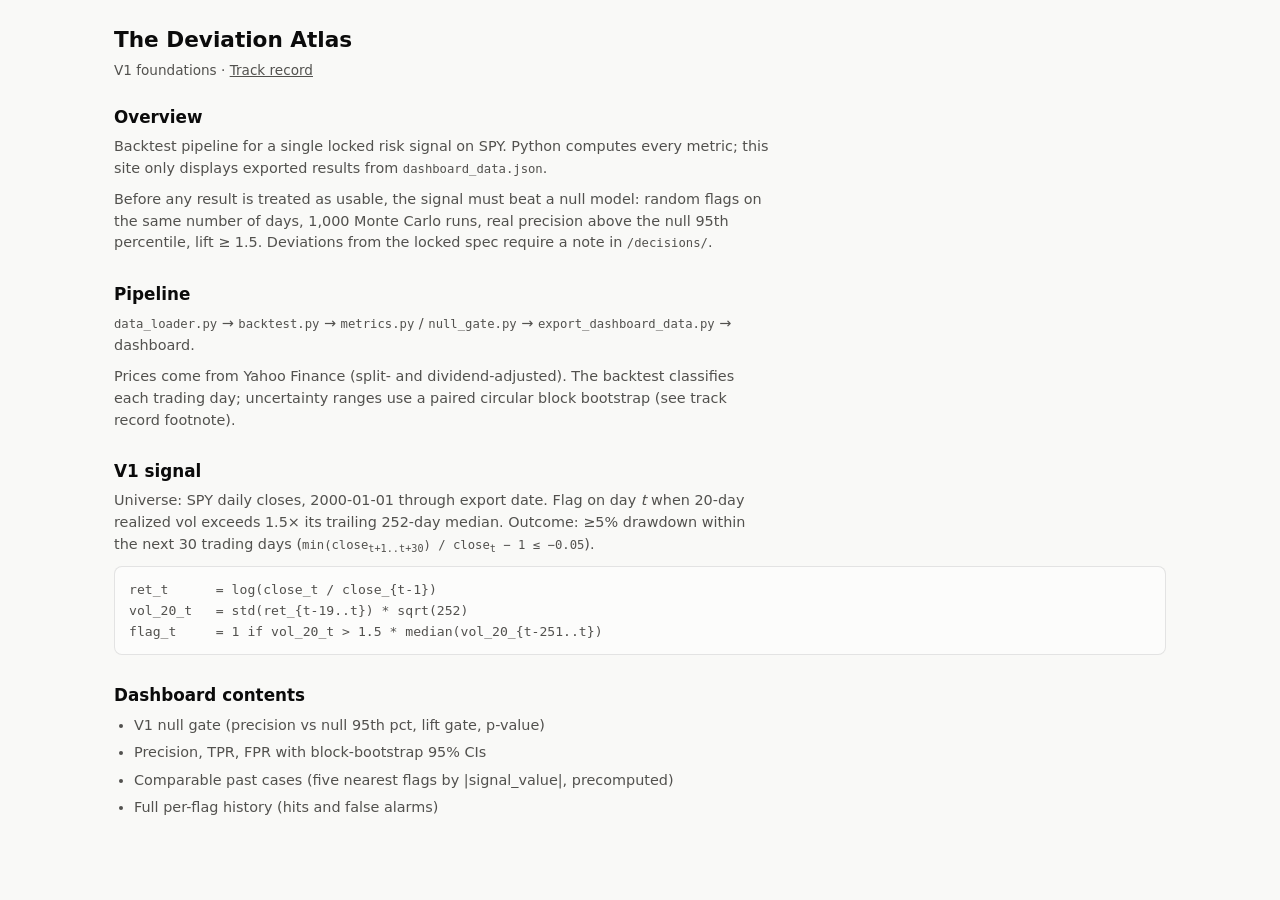
<file: index.html>
<!DOCTYPE html>
<html lang="en">
<head>
<meta charset="utf-8">
<meta http-equiv="refresh" content="0; url=dashboard/">
<title>The Deviation Atlas</title>
</head>
<body>
<p>Redirecting to <a href="dashboard/">The Deviation Atlas</a>…</p>
</body>
</html>
</file>
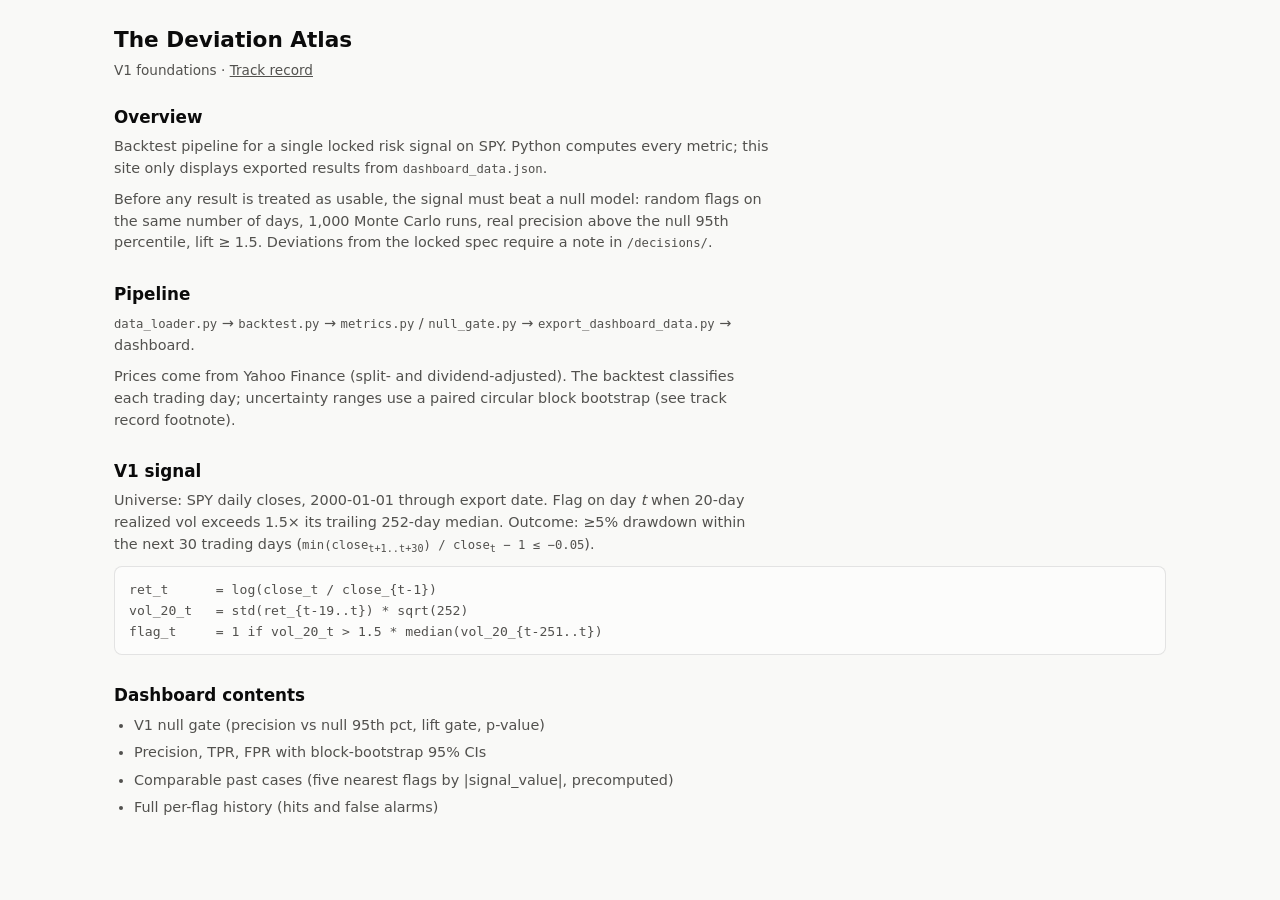
<file: dashboard/index.html>
<!DOCTYPE html>
<html lang="en">
<head>
<meta charset="utf-8">
<meta name="viewport" content="width=device-width, initial-scale=1">
<title>The Deviation Atlas</title>
<link rel="stylesheet" href="common.css">
</head>
<body>
<main class="page">
<header class="page-header">
  <h1>The Deviation Atlas</h1>
  <div class="sub">V1 foundations · <a href="track-record.html">Track record</a></div>
</header>

<section class="block">
  <h2 class="section-title">Overview</h2>
  <p>
    Backtest pipeline for a single locked risk signal on SPY. Python computes every
    metric; this site only displays exported results from
    <code>dashboard_data.json</code>.
  </p>
  <p>
    Before any result is treated as usable, the signal must beat a null model: random
    flags on the same number of days, 1,000 Monte Carlo runs, real precision above the
    null 95th percentile, lift ≥ 1.5. Deviations from the locked spec require a note in
    <code>/decisions/</code>.
  </p>
</section>

<section class="block">
  <h2 class="section-title">Pipeline</h2>
  <p>
    <code>data_loader.py</code> → <code>backtest.py</code> → <code>metrics.py</code> /
    <code>null_gate.py</code> → <code>export_dashboard_data.py</code> → dashboard.
  </p>
  <p>
    Prices come from Yahoo Finance (split- and dividend-adjusted). The backtest classifies
    each trading day; uncertainty ranges use a paired circular block bootstrap (see track
    record footnote).
  </p>
</section>

<section class="block">
  <h2 class="section-title">V1 signal</h2>
  <p>
    Universe: SPY daily closes, 2000-01-01 through export date. Flag on day
    <em>t</em> when 20-day realized vol exceeds 1.5× its trailing 252-day median.
    Outcome: ≥5% drawdown within the next 30 trading days
    (<code>min(close<sub>t+1..t+30</sub>) / close<sub>t</sub> − 1 ≤ −0.05</code>).
  </p>
  <pre class="formula">ret_t      = log(close_t / close_{t-1})
vol_20_t   = std(ret_{t-19..t}) * sqrt(252)
flag_t     = 1 if vol_20_t > 1.5 * median(vol_20_{t-251..t})</pre>
</section>

<section class="block">
  <h2 class="section-title">Dashboard contents</h2>
  <ul>
    <li>V1 null gate (precision vs null 95th pct, lift gate, p-value)</li>
    <li>Precision, TPR, FPR with block-bootstrap 95% CIs</li>
    <li>Comparable past cases (five nearest flags by |signal_value|, precomputed)</li>
    <li>Full per-flag history (hits and false alarms)</li>
  </ul>
</section>
</main>
</body>
</html>
</file>
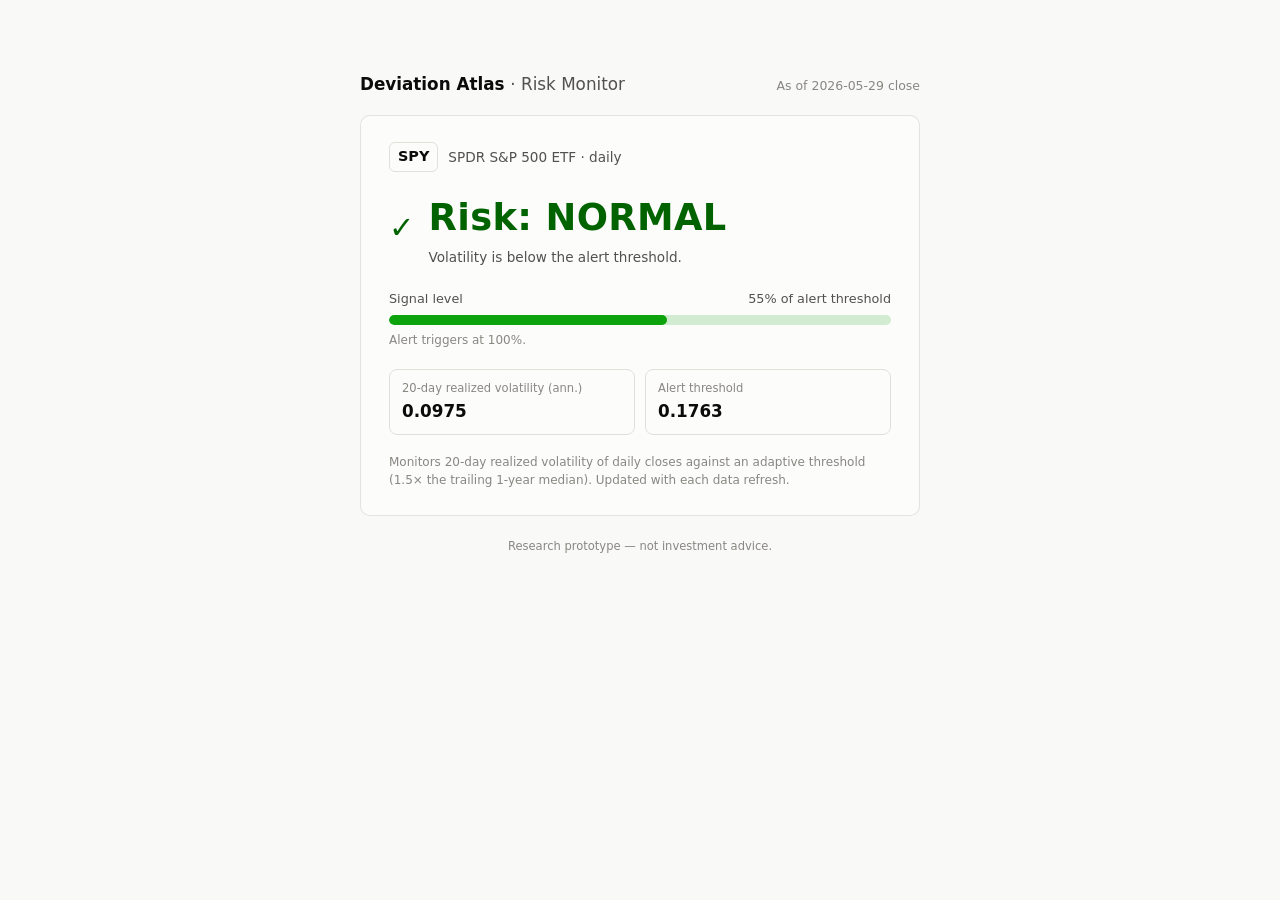
<file: dashboard/score_only.html>
<!DOCTYPE html>
<html lang="en">
<head>
<meta charset="utf-8">
<meta name="viewport" content="width=device-width, initial-scale=1">
<title>Deviation Atlas — Risk Monitor</title>
<link rel="stylesheet" href="common.css">
<style>
  /* Score-only view (Week 9 study stimulus): current state + one point
     estimate. Deliberately excludes hit rate, FPR, CIs, comparable cases,
     and all track-record language. Same data file, same display-only rule. */
  .monitor { max-width: 560px; margin: 8vh auto 0; }
  .topbar {
    display: flex; align-items: baseline; justify-content: space-between;
    margin-bottom: 18px;
  }
  .brand { font-size: 1.05rem; font-weight: 650; }
  .brand .prod { color: var(--text-secondary); font-weight: 400; }
  .asof { color: var(--text-muted); font-size: 0.78rem; }

  .card {
    background: var(--surface-1);
    border: 1px solid var(--border);
    border-radius: var(--radius, 10px);
    padding: 26px 28px;
  }
  .ticker-row {
    display: flex; align-items: center; gap: 10px; margin-bottom: 18px;
  }
  .ticker {
    font-weight: 650; font-size: 0.9rem;
    border: 1px solid var(--hairline); border-radius: 6px; padding: 3px 8px;
  }
  .ticker-name { color: var(--text-secondary); font-size: 0.85rem; }

  .status { display: flex; align-items: center; gap: 14px; margin: 6px 0 22px; }
  .status .icon { font-size: 1.9rem; line-height: 1; }
  .status .word { font-size: 2.3rem; font-weight: 650; letter-spacing: 0.01em; }
  .status .sub { color: var(--text-secondary); font-size: 0.85rem; margin-top: 2px; }
  .ok   { color: var(--status-good-text); }
  .elev { color: var(--status-critical); }

  .meter-label {
    display: flex; justify-content: space-between;
    color: var(--text-secondary); font-size: 0.8rem; margin-bottom: 6px;
  }
  .meter {
    height: 10px; border-radius: 5px; overflow: hidden;
    background: color-mix(in srgb, var(--status-good) 18%, var(--surface-1));
  }
  .meter.hot { background: color-mix(in srgb, var(--status-critical) 16%, var(--surface-1)); }
  .meter .fill { height: 100%; border-radius: 5px; background: var(--status-good); }
  .meter.hot .fill { background: var(--status-critical); }
  .thresh-note { color: var(--text-muted); font-size: 0.75rem; margin-top: 6px; }

  .facts {
    display: grid; grid-template-columns: 1fr 1fr; gap: 10px; margin-top: 20px;
  }
  .fact {
    border: 1px solid var(--hairline); border-radius: 8px; padding: 10px 12px;
  }
  .fact .k { color: var(--text-muted); font-size: 0.72rem; }
  .fact .v { font-weight: 600; font-size: 1.05rem; margin-top: 2px;
             font-variant-numeric: tabular-nums; }

  .method {
    color: var(--text-muted); font-size: 0.75rem; line-height: 1.5;
    margin-top: 18px;
  }
  .legal {
    color: var(--text-muted); font-size: 0.72rem; text-align: center;
    margin: 22px 0 40px;
  }
  .err {
    background: var(--surface-1); border: 1px solid var(--border);
    border-radius: 10px; padding: 16px; color: var(--status-critical);
  }
</style>
</head>
<body>
<main class="monitor">
  <div class="topbar">
    <div class="brand">Deviation Atlas <span class="prod">· Risk Monitor</span></div>
    <div class="asof" id="asof"></div>
  </div>
  <div id="app" class="card">Loading…</div>
  <p class="legal">Research prototype — not investment advice.</p>
</main>

<script>
"use strict";
/* Display layer ONLY. Reads the same dashboard_data.json as the other views;
   every number (including the threshold ratio) is precomputed in Python. */
const pct = (x, d = 0) => (x * 100).toFixed(d) + "%";
const fx  = (x, d = 4) => x == null ? "—" : x.toFixed(d);

async function render() {
  const app = document.getElementById("app");
  let d;
  try {
    const r = await fetch("dashboard_data.json", { cache: "no-store" });
    if (!r.ok) throw new Error(`HTTP ${r.status}`);
    d = await r.json();
  } catch (err) {
    app.outerHTML = `<div class="err">Could not load dashboard_data.json (${err.message}).</div>`;
    return;
  }

  /* ?study=1 renders the FIXED Week-9 study instance (pinned by date in the
     export) instead of the live state — used only during user testing. */
  const study = new URLSearchParams(location.search).get("study") === "1";
  const L = study
    ? { date: d.study_event.flag_date, flag: 1,
        signal_value: d.study_event.signal_value,
        threshold: d.study_event.threshold, ratio: d.study_event.ratio }
    : d.latest;
  const elevated = L.flag === 1;
  const fillPct = Math.min(L.ratio, 1) * 100;   // presentation cap only

  document.getElementById("asof").textContent = `As of ${L.date} close`;

  app.innerHTML = `
    <div class="ticker-row">
      <span class="ticker">${d.ticker}</span>
      <span class="ticker-name">SPDR S&amp;P 500 ETF · daily</span>
    </div>

    <div class="status">
      <span class="icon ${elevated ? "elev" : "ok"}">${elevated ? "⚠" : "✓"}</span>
      <div>
        <div class="word ${elevated ? "elev" : "ok"}">
          Risk: ${elevated ? "ELEVATED" : "NORMAL"}</div>
        <div class="sub">${elevated
          ? "Volatility has crossed the alert threshold."
          : "Volatility is below the alert threshold."}</div>
      </div>
    </div>

    <div class="meter-label">
      <span>Signal level</span>
      <span>${pct(L.ratio)} of alert threshold</span>
    </div>
    <div class="meter ${elevated ? "hot" : ""}">
      <div class="fill" style="width:${fillPct}%"></div>
    </div>
    <div class="thresh-note">Alert triggers at 100%.</div>

    <div class="facts">
      <div class="fact"><div class="k">20-day realized volatility (ann.)</div>
        <div class="v">${fx(L.signal_value)}</div></div>
      <div class="fact"><div class="k">Alert threshold</div>
        <div class="v">${fx(L.threshold)}</div></div>
    </div>

    <p class="method">Monitors 20-day realized volatility of daily closes
      against an adaptive threshold (1.5× the trailing 1-year median).
      Updated with each data refresh.</p>`;
}
render();
</script>
</body>
</html>
</file>
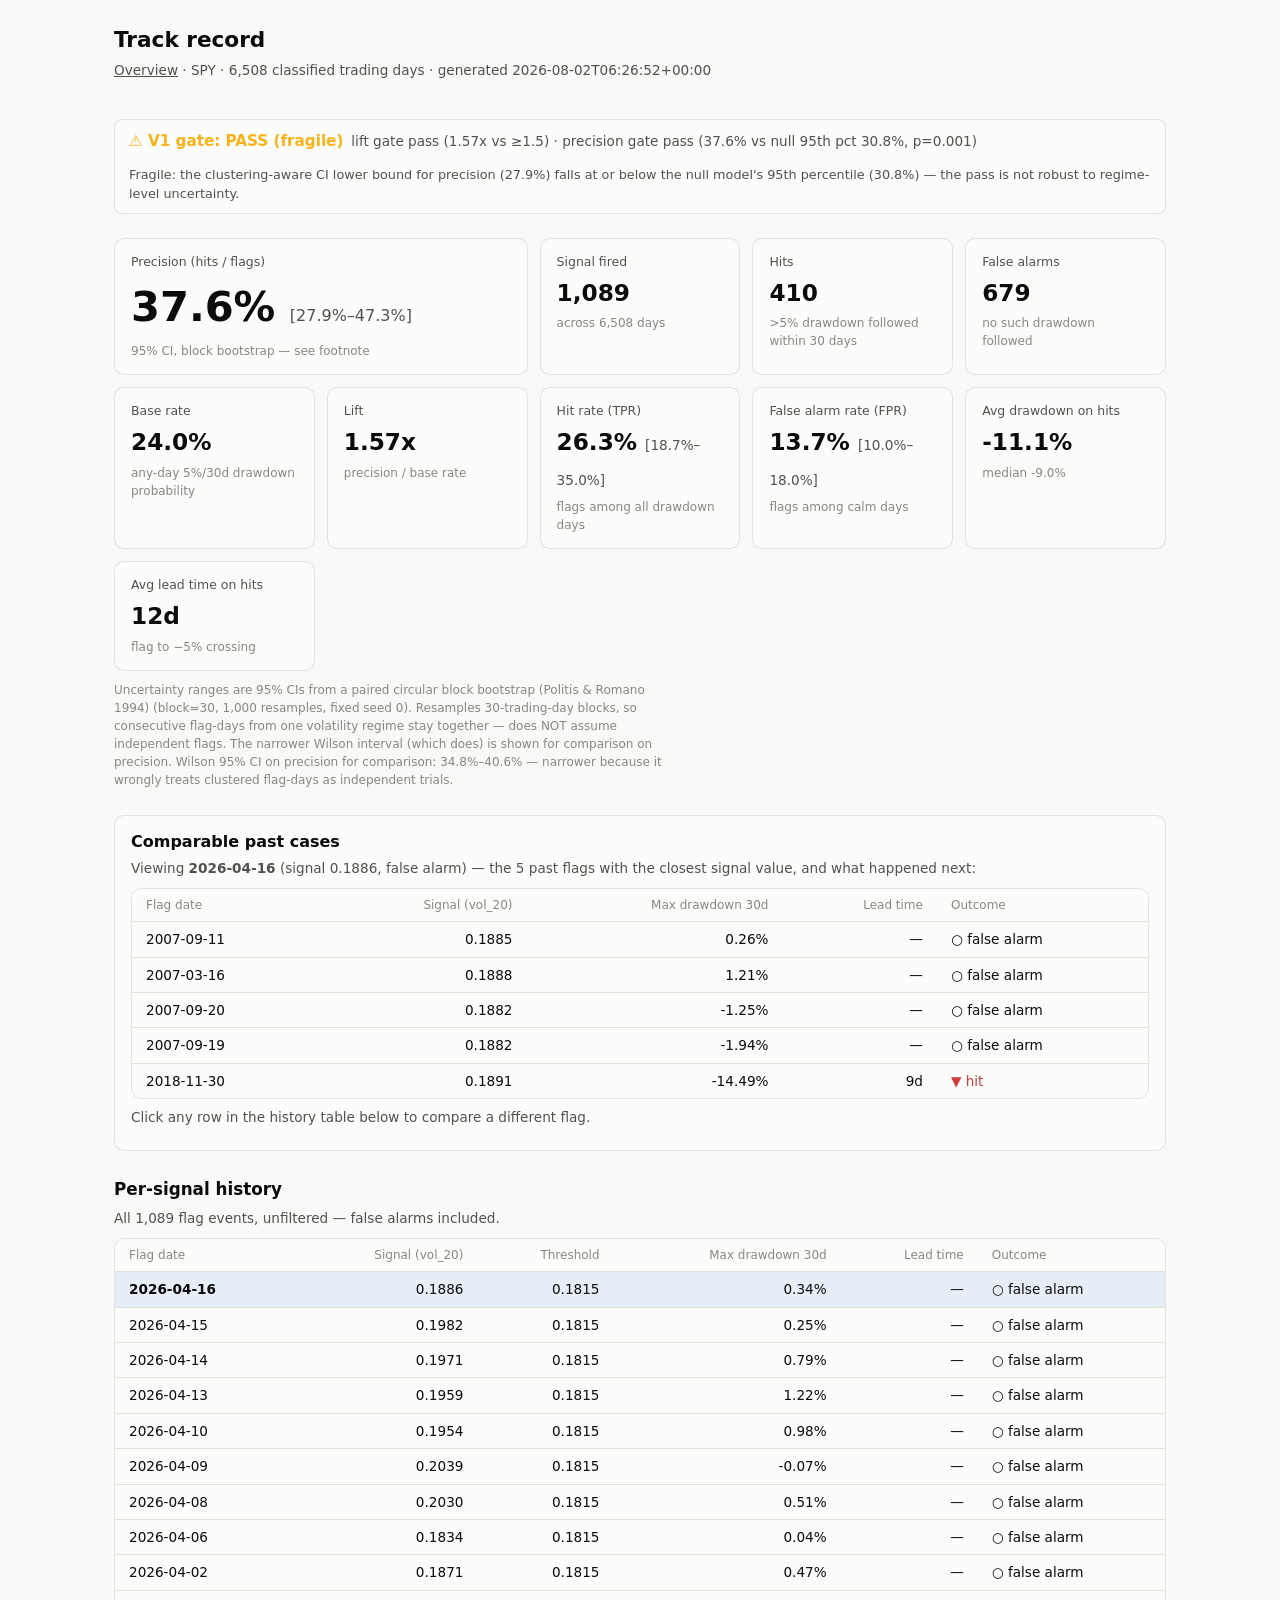
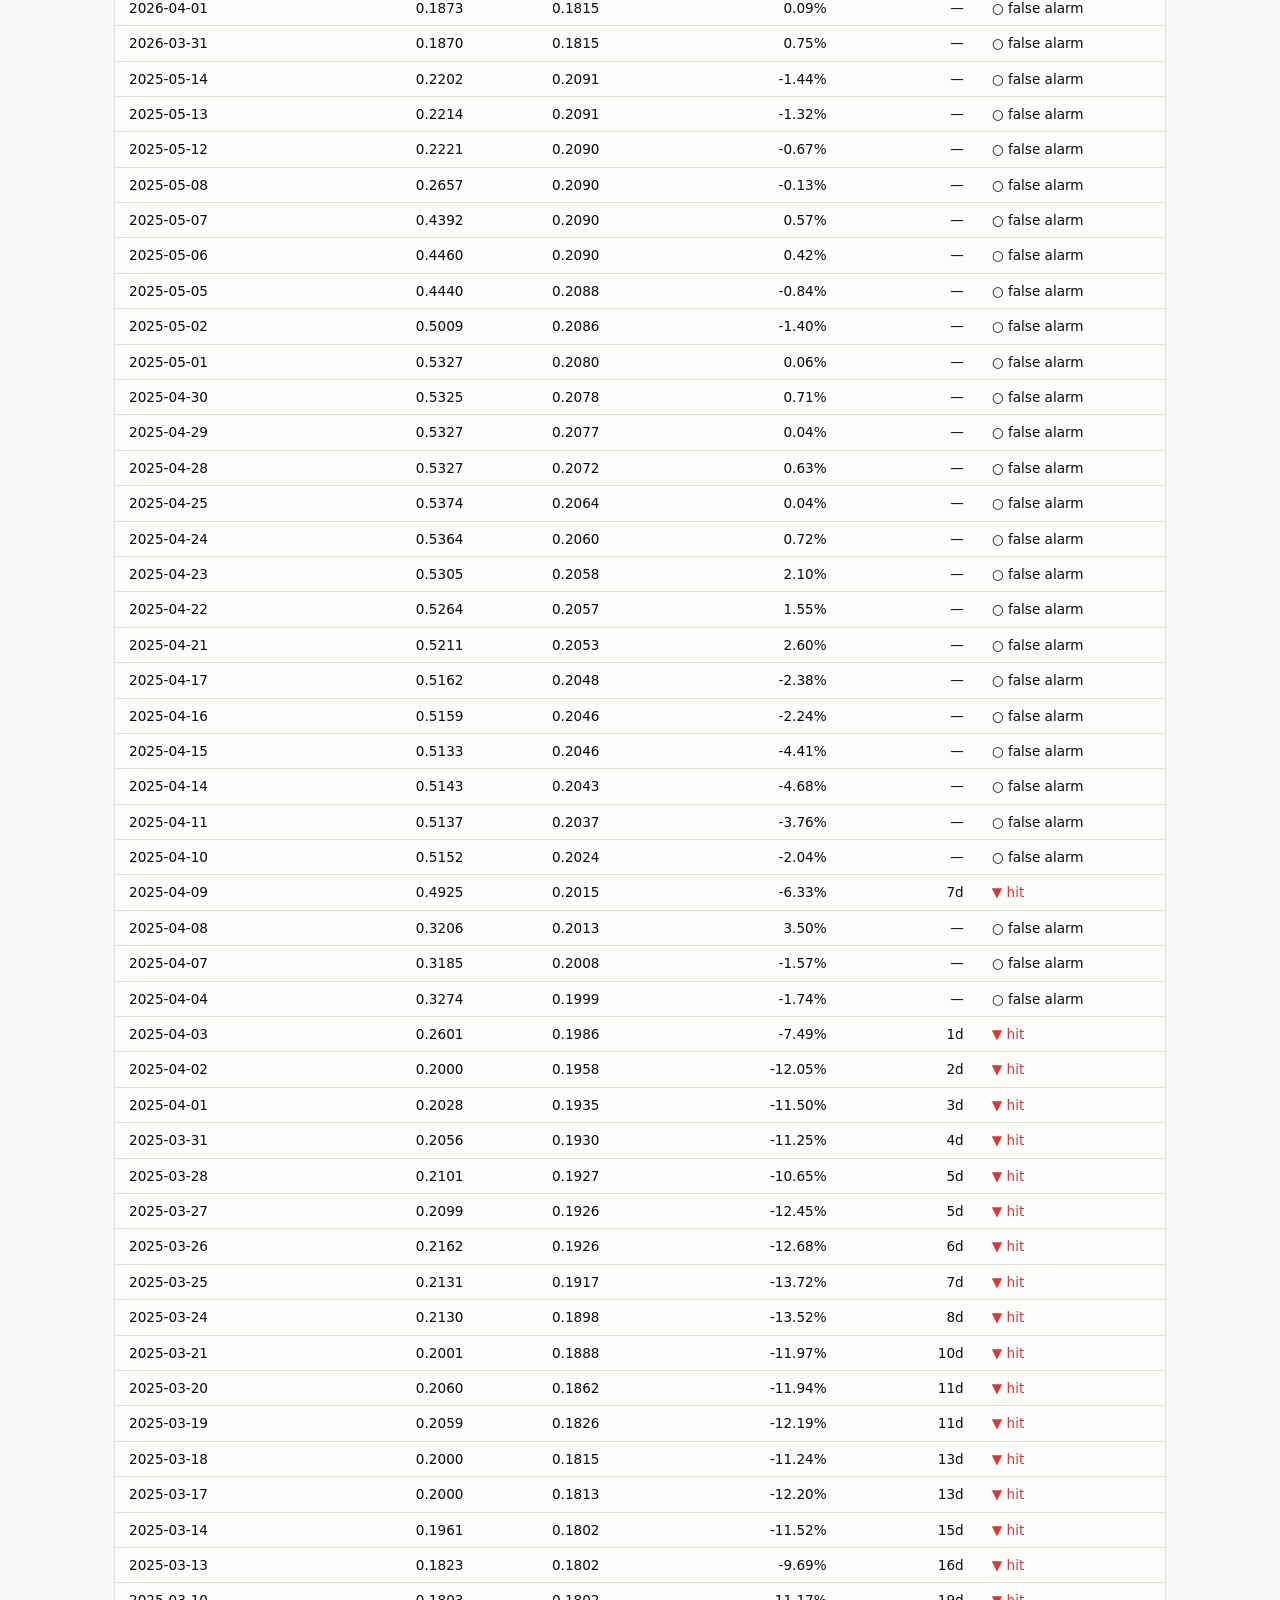
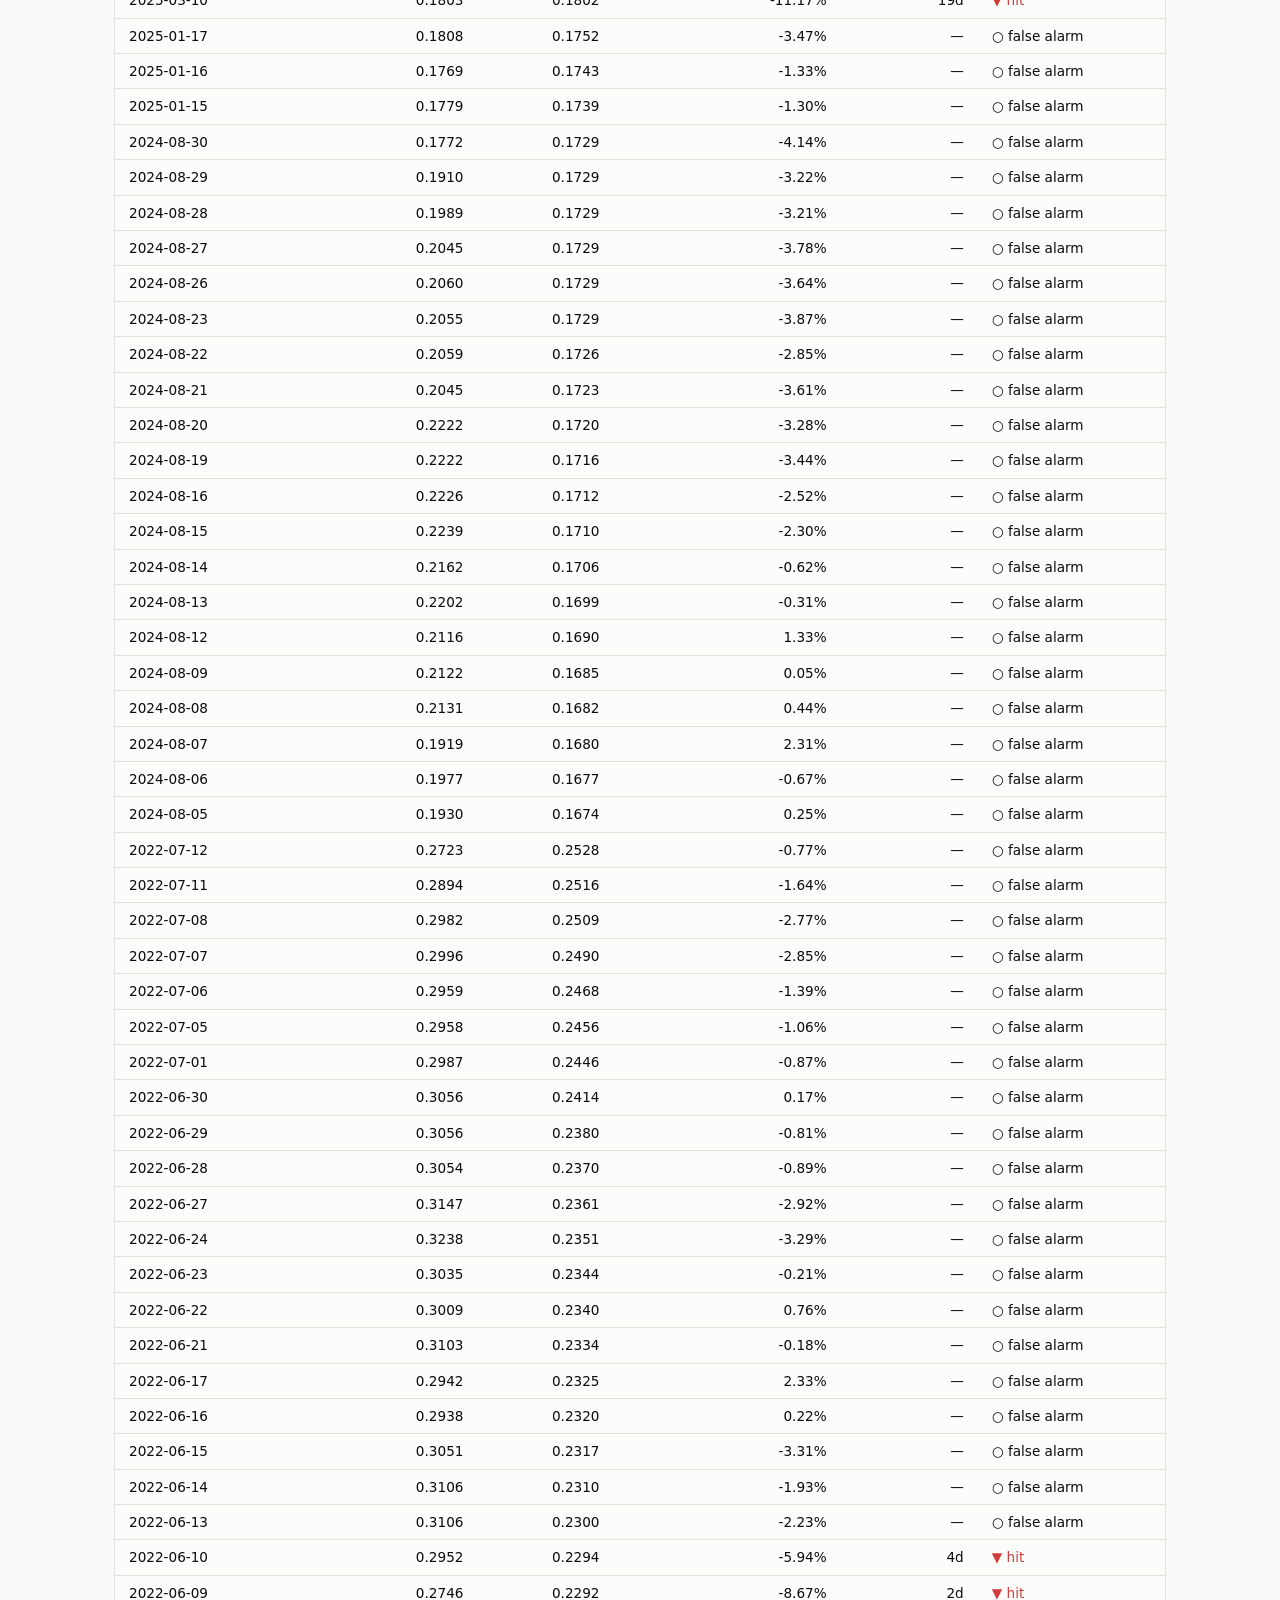
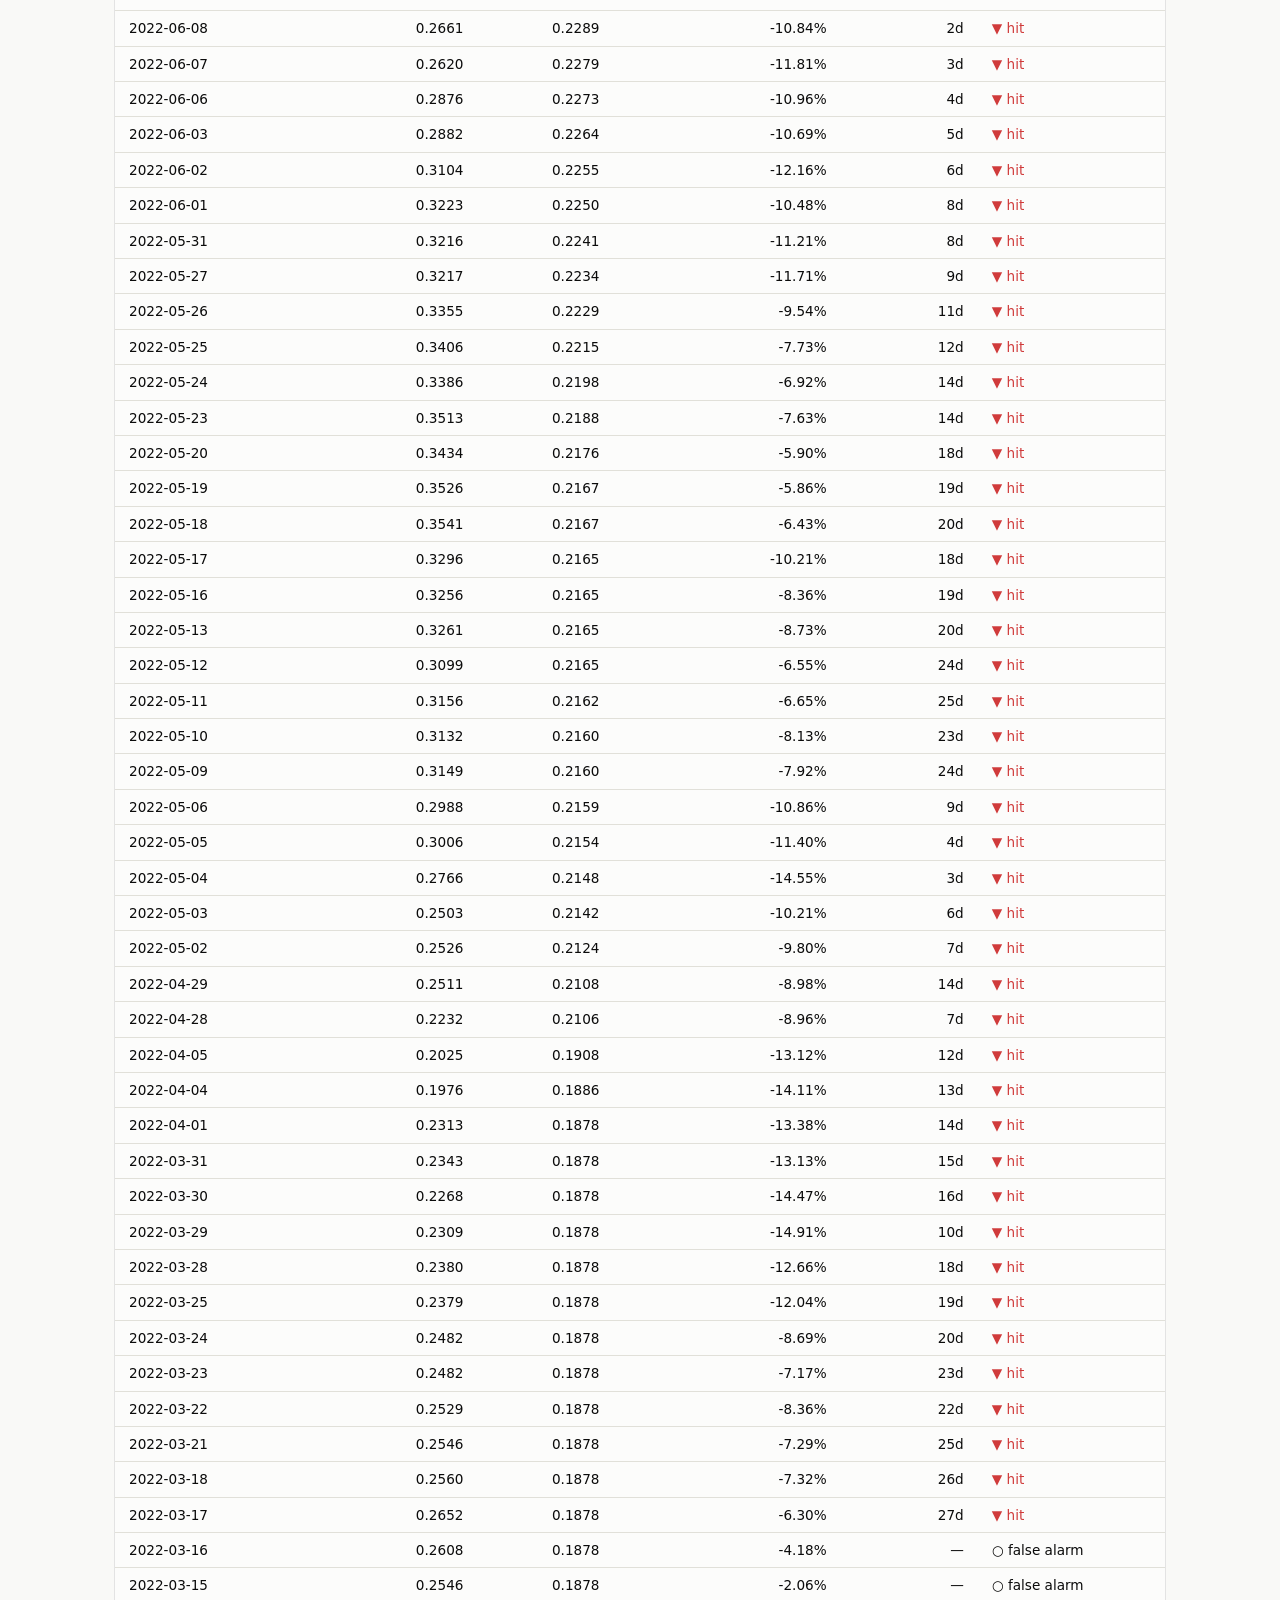
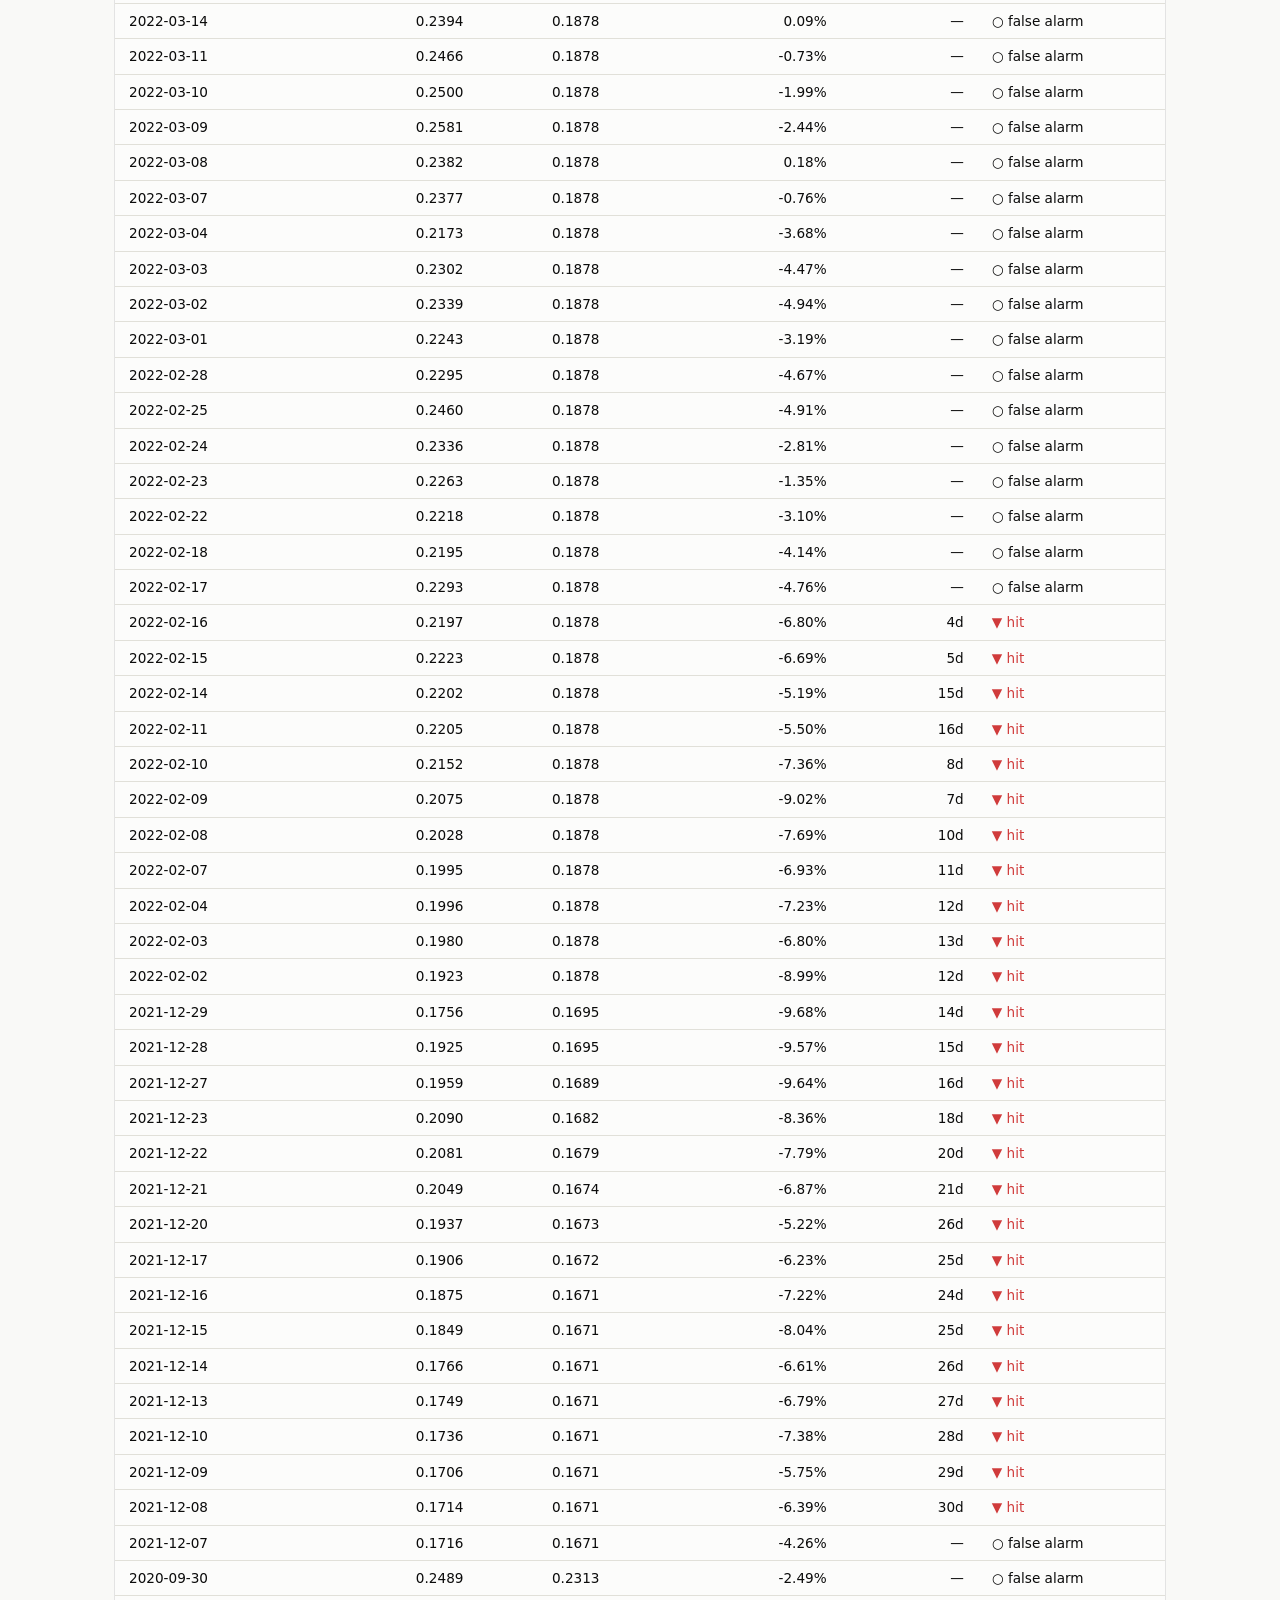
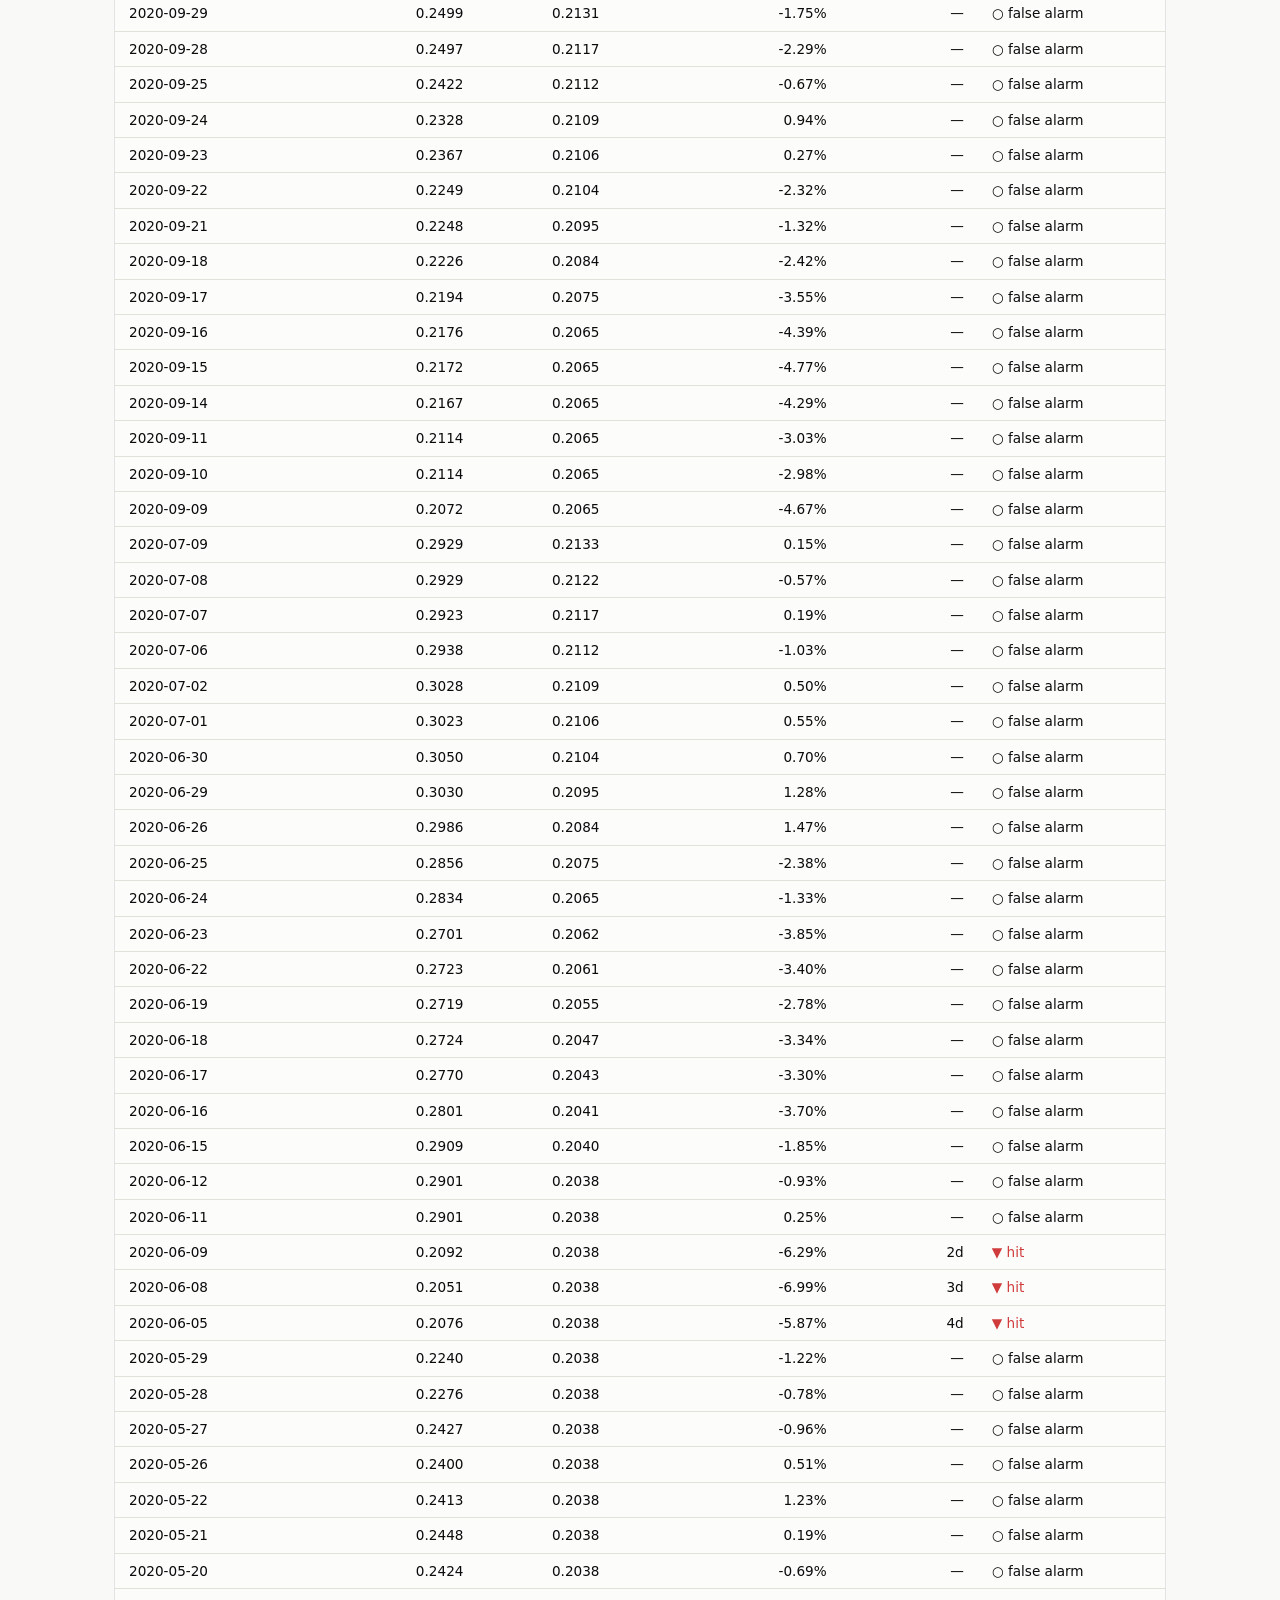
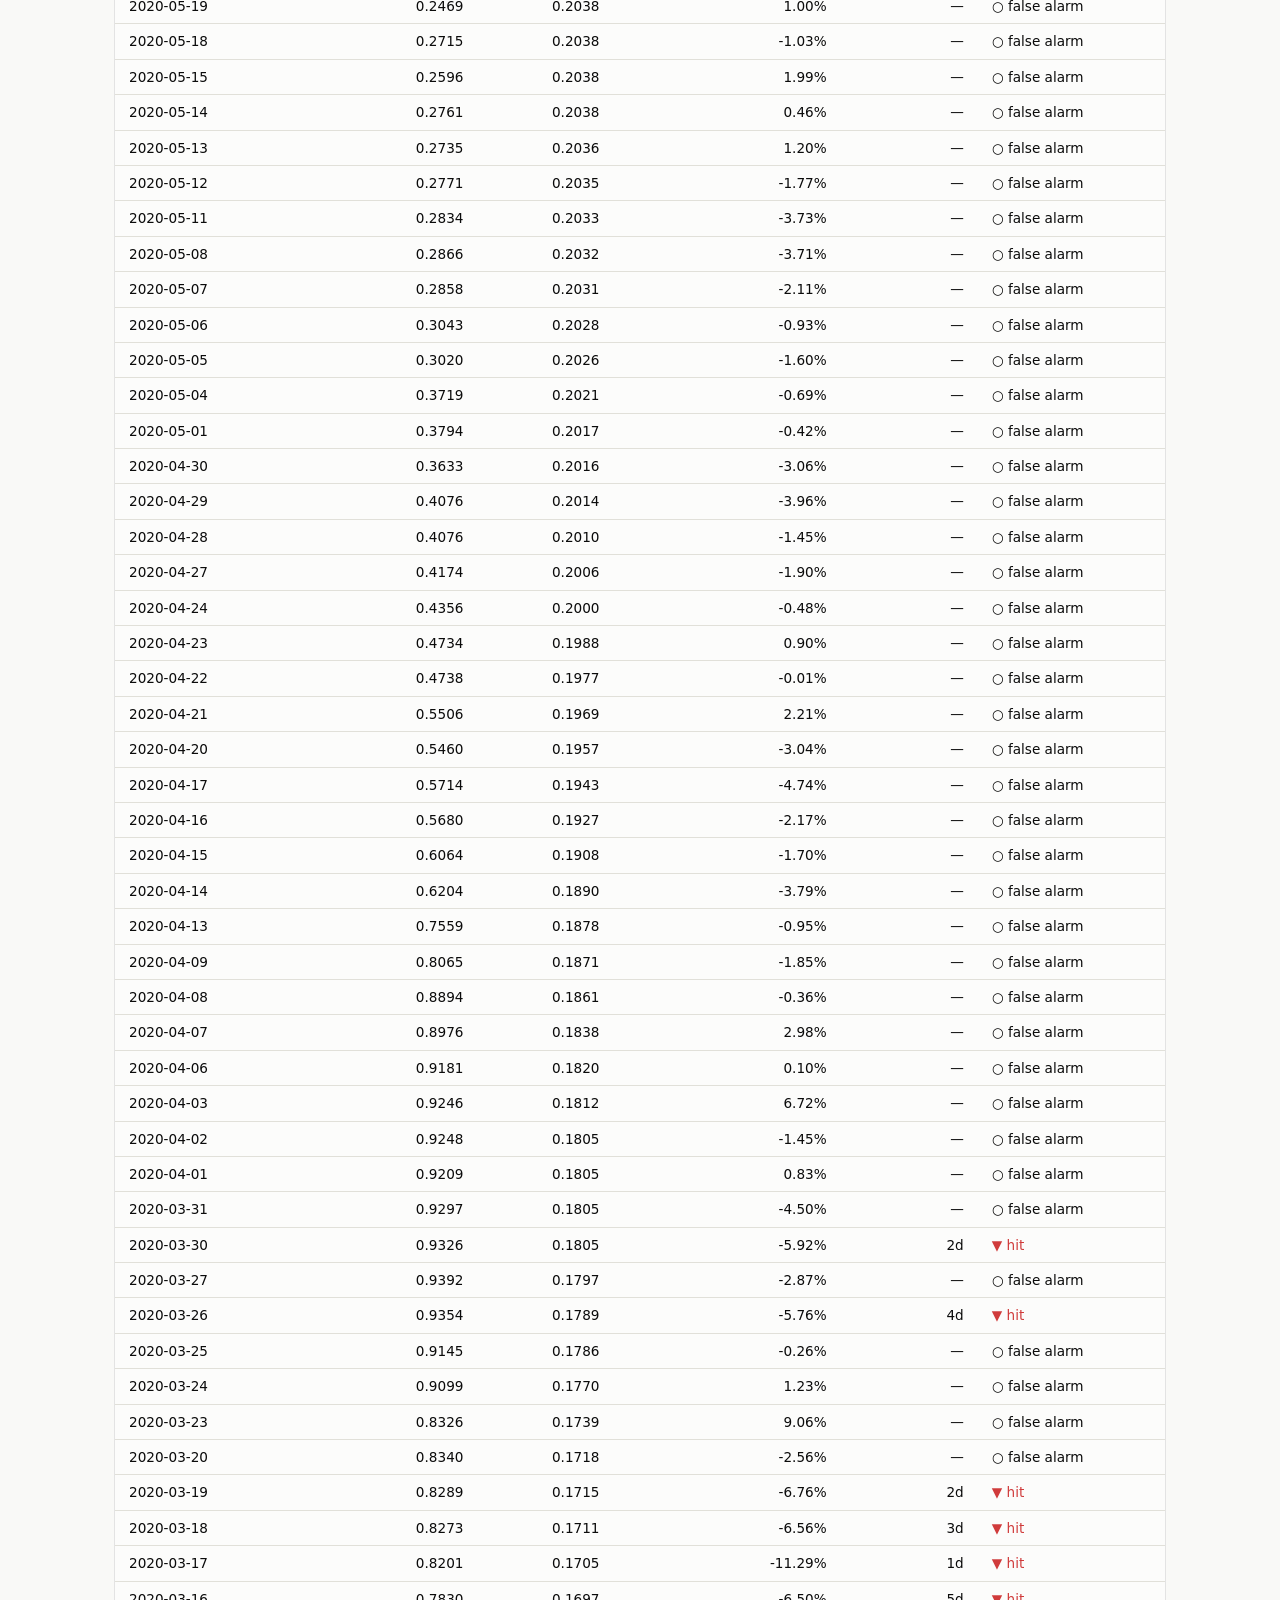
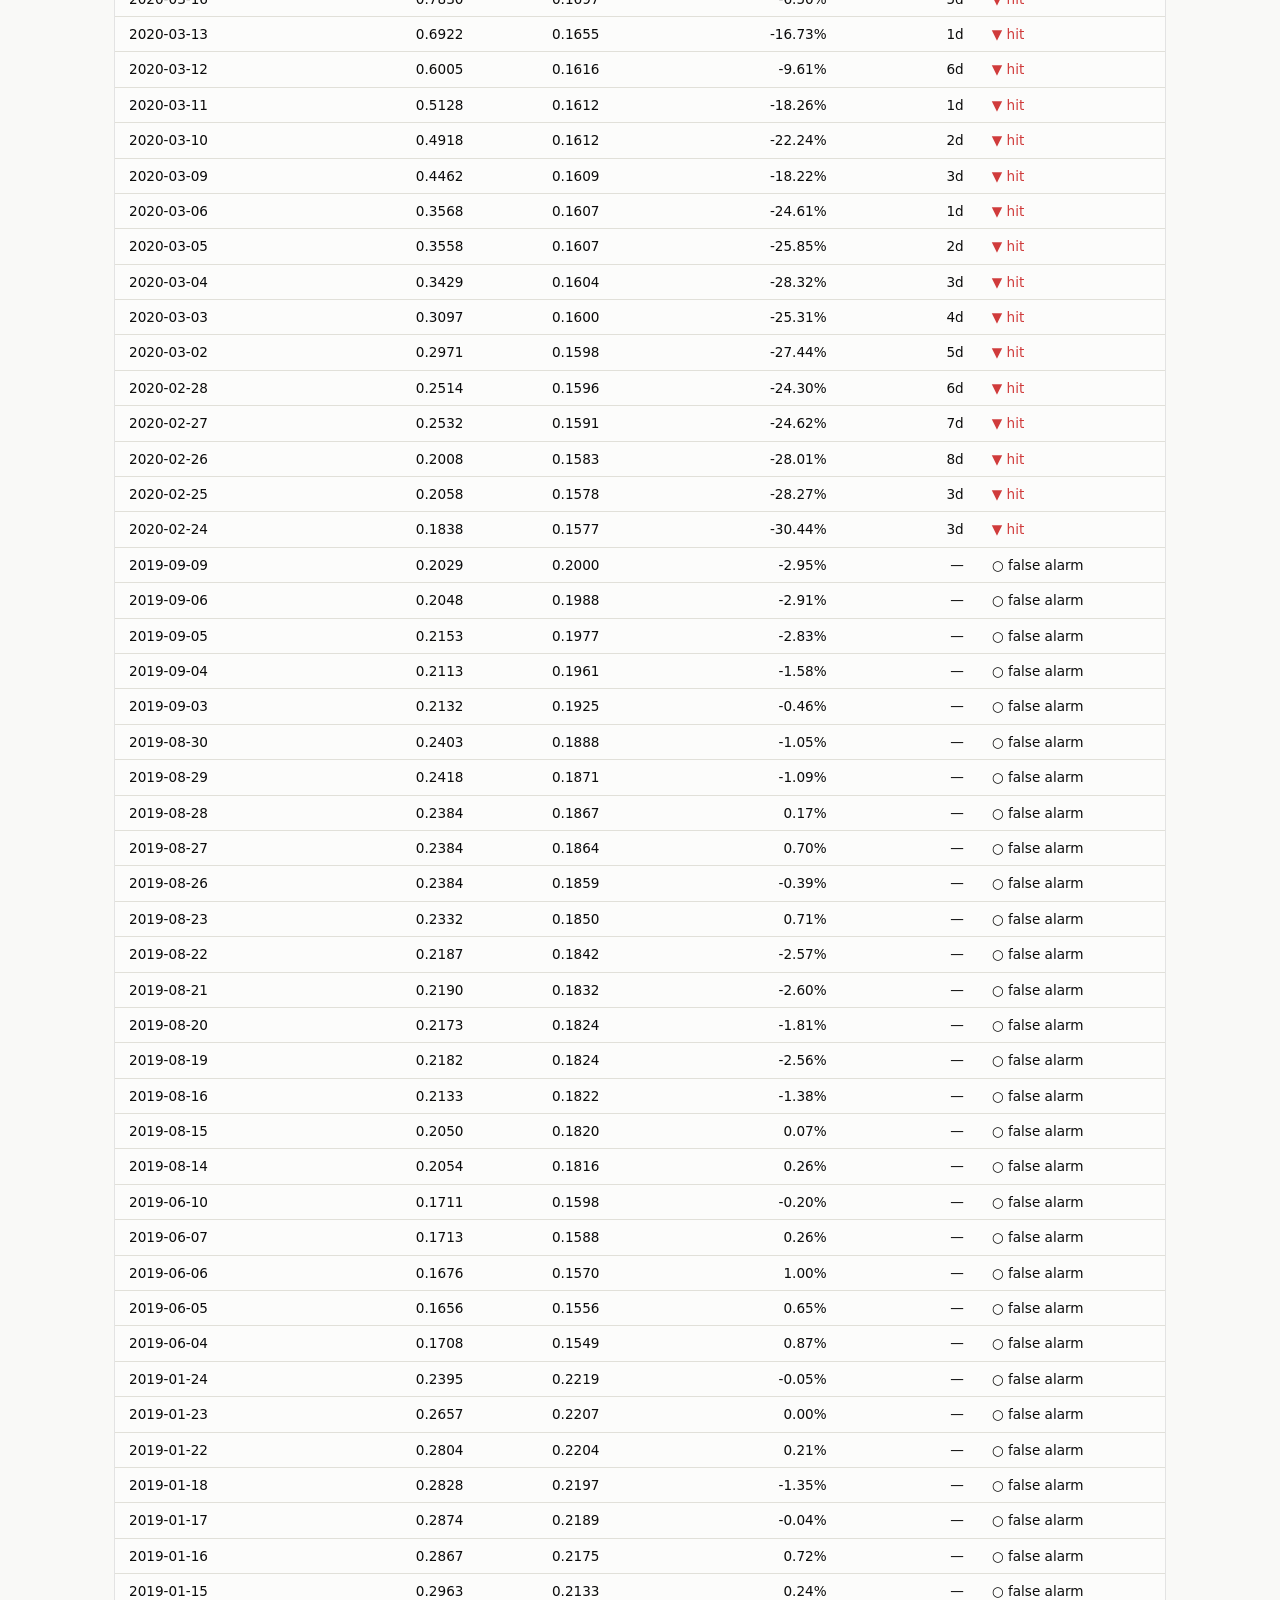
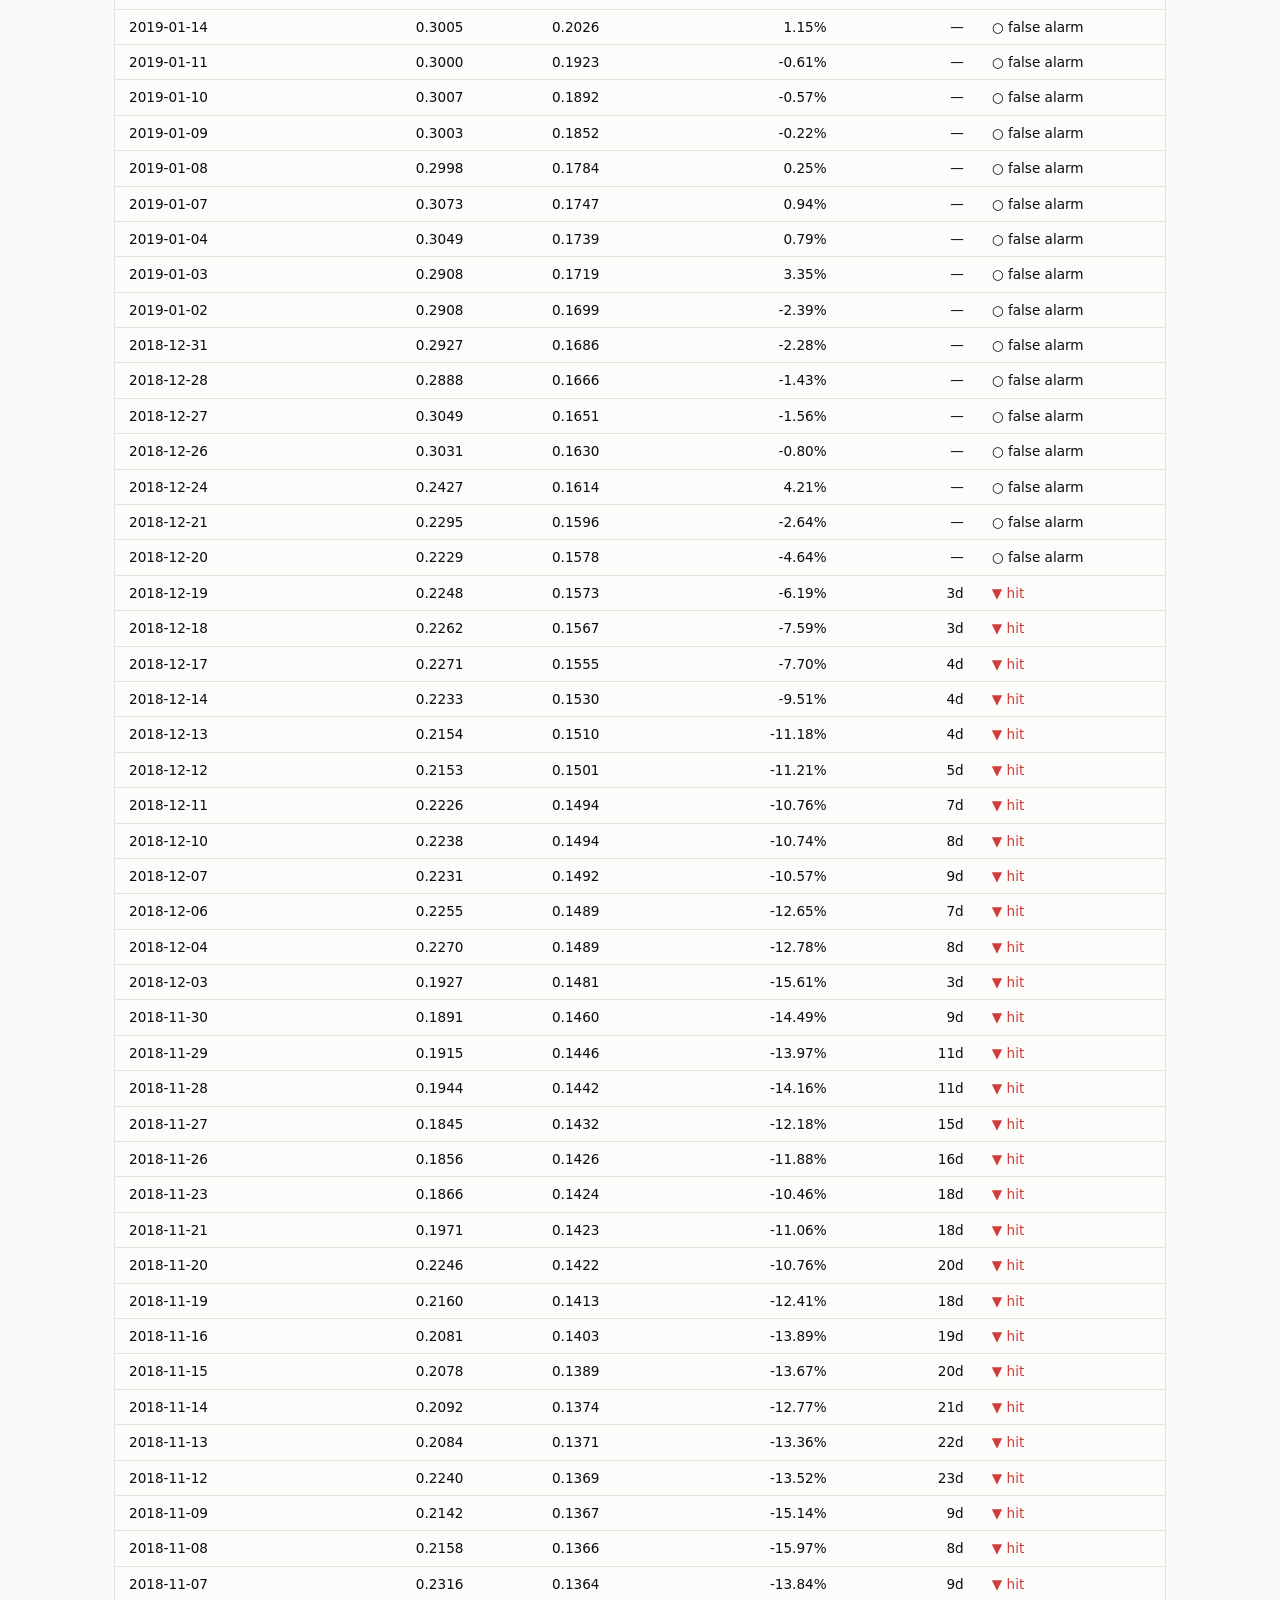
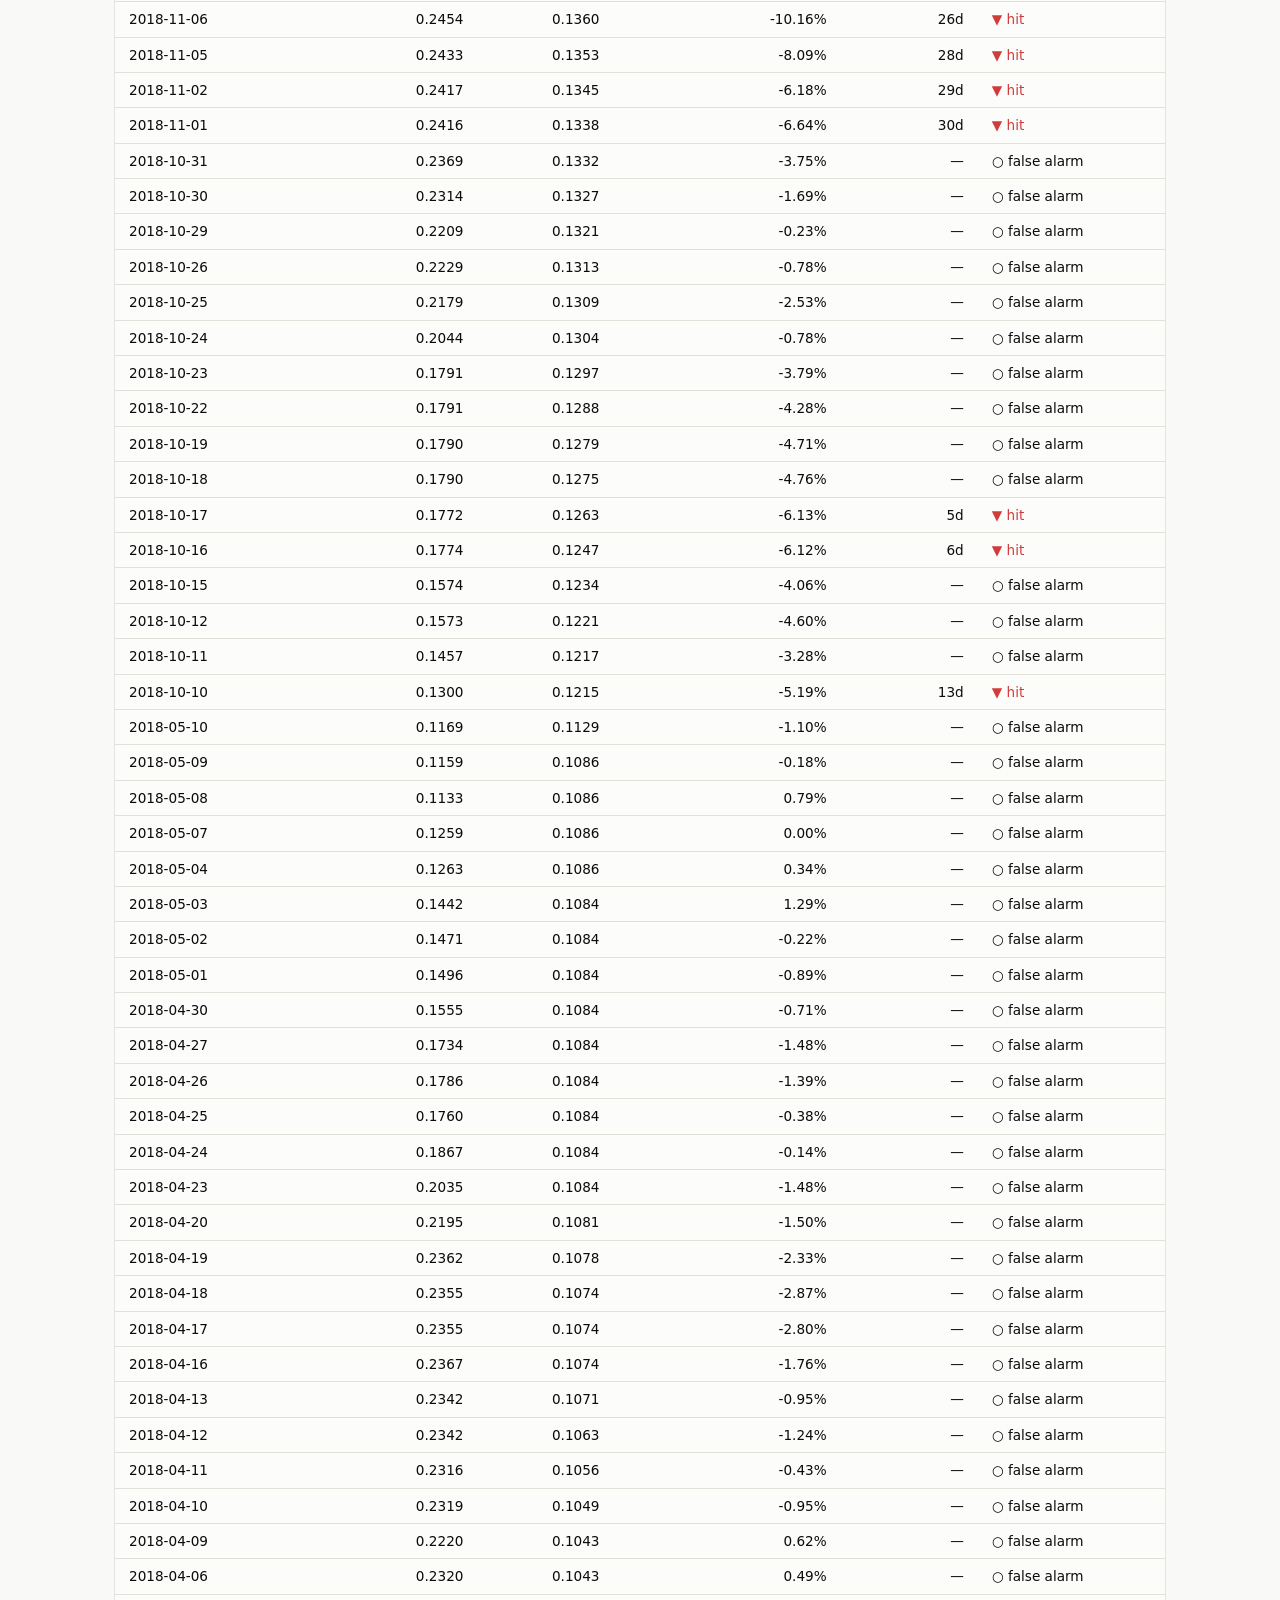
<file: dashboard/track-record.html>
<!DOCTYPE html>
<html lang="en">
<head>
<meta charset="utf-8">
<meta name="viewport" content="width=device-width, initial-scale=1">
<title>The Deviation Atlas — Track Record</title>
<link rel="stylesheet" href="common.css">
</head>
<body>
<main class="page">
<header class="page-header">
  <h1>Track record</h1>
  <div class="sub"><a href="index.html">Overview</a> · <span id="meta">Loading dashboard_data.json…</span></div>
</header>
<div id="app"></div>
</main>

<script>
"use strict";
/* Display layer ONLY — every number below is pre-computed by Python
   (metrics.py / null_gate.py / uncertainty.py via export_dashboard_data.py).
   This file formats and renders; it never derives a metric, distance, or
   sort order. Comparable cases use precomputed neighbor indices. */

let DATA = null;
/* ?study=1 (Week 9 user testing only): selects the fixed study instance and
   masks ITS OWN realized outcome as "pending" — what the dashboard would have
   shown the day that flag fired. The index is precomputed in the export. */
const STUDY_MODE = new URLSearchParams(location.search).get("study") === "1";
let STUDY_IDX = null;

const pct  = (x, d = 1) => x == null ? "—" : (x * 100).toFixed(d) + "%";
const num  = x => x == null ? "—" : x.toLocaleString("en-US");
const fx   = (x, d = 2) => x == null ? "—" : x.toFixed(d);
const days = x => x == null ? "—" : `${(+x).toFixed(0)}d`;
const esc  = s => String(s).replace(/[&<>"']/g, c => `&#${c.charCodeAt(0)};`);
const rng  = (lo, hi, d = 1) => (lo == null || hi == null)
  ? "" : ` <span class="ci">[${pct(lo, d)}–${pct(hi, d)}]</span>`;

function tile(label, value, note, opts = {}) {
  const title = opts.hover ? ` title="${esc(opts.hover)}"` : "";
  return `<div class="tile${opts.hero ? " hero" : ""}"${title}>
    <div class="label">${esc(label)}</div>
    <div class="value">${value}</div>
    ${note ? `<div class="note">${esc(note)}</div>` : ""}
  </div>`;
}

function verdictBanner(g, h) {
  let head, cls;
  if (!g.v1_pass)       { cls = "fail"; head = "✕ V1 gate: FAIL"; }
  else if (g.fragile)   { cls = "warn"; head = "⚠ V1 gate: PASS (fragile)"; }
  else                  { cls = "pass"; head = "✓ V1 gate: PASS"; }
  const fragileNote = g.fragile ? `<span class="fragile-note">Fragile: the
    clustering-aware CI lower bound for precision (${pct(h.precision_ci_bb_low)})
    falls at or below the null model's 95th percentile (${pct(g.null_p95)}) —
    the pass is not robust to regime-level uncertainty.</span>` : "";
  return `<div class="verdict">
    <span class="${cls}">${head}</span>
    <span class="detail">
      lift gate ${g.lift_gate_pass ? "pass" : "fail"} (${fx(g.real_lift)}x vs ≥1.5) ·
      precision gate ${g.precision_gate_pass ? "pass" : "fail"}
      (${pct(g.real_precision)} vs null 95th pct ${pct(g.null_p95)}, p=${fx(g.p_value, 3)})
    </span>
    ${fragileNote}
  </div>`;
}

function eventRow(e, i, selected) {
  if (i === STUDY_IDX) {
    return `<tr data-idx="${i}" class="${i === selected ? "selected" : ""}">
      <td>${esc(e.flag_date)}</td>
      <td>${fx(e.signal_value, 4)}</td>
      <td>${fx(e.threshold, 4)}</td>
      <td>—</td><td>—</td>
      <td><span class="outcome">◌ pending</span></td>
    </tr>`;
  }
  const hit = e.outcome === "hit";
  return `<tr data-idx="${i}" class="${i === selected ? "selected" : ""}">
    <td>${esc(e.flag_date)}</td>
    <td>${fx(e.signal_value, 4)}</td>
    <td>${fx(e.threshold, 4)}</td>
    <td>${pct(e.max_drawdown_30d, 2)}</td>
    <td>${e.lead_time == null ? "—" : days(e.lead_time)}</td>
    <td><span class="outcome ${hit ? "fail" : ""}">${hit ? "▼ hit" : "○ false alarm"}</span></td>
  </tr>`;
}

function neighborRows(idx) {
  return DATA.events[idx].neighbors.map(j => {
    const e = DATA.events[j];
    const hit = e.outcome === "hit";
    return `<tr>
      <td>${esc(e.flag_date)}</td>
      <td>${fx(e.signal_value, 4)}</td>
      <td>${pct(e.max_drawdown_30d, 2)}</td>
      <td>${e.lead_time == null ? "—" : days(e.lead_time)}</td>
      <td><span class="outcome ${hit ? "fail" : ""}">${hit ? "▼ hit" : "○ false alarm"}</span></td>
    </tr>`;
  }).join("");
}

function renderComparable(idx) {
  const e = DATA.events[idx];
  const outcomeLabel = idx === STUDY_IDX
    ? "flagged — outcome pending"
    : (e.outcome === "hit" ? "hit" : "false alarm");
  document.getElementById("cmp-sub").innerHTML =
    `Viewing <strong>${esc(e.flag_date)}</strong> (signal ${fx(e.signal_value, 4)},
     ${outcomeLabel}) — the ${DATA.n_neighbors}
     past flags with the closest signal value, and what happened next:`;
  document.getElementById("cmp-body").innerHTML = neighborRows(idx);
  document.querySelectorAll("#history tbody tr").forEach(tr => {
    tr.classList.toggle("selected", +tr.dataset.idx === idx);
  });
}

async function render() {
  const app = document.getElementById("app");
  let d;
  try {
    const r = await fetch("dashboard_data.json", { cache: "no-store" });
    if (!r.ok) throw new Error(`HTTP ${r.status}`);
    d = await r.json();
  } catch (err) {
    app.innerHTML = `<div class="err">Could not load <code>dashboard_data.json</code>
      (${esc(err.message)}). If opened as a file://, serve the folder instead:
      <code>python -m http.server 8123</code> then open
      <a href="http://localhost:8123/dashboard/">http://localhost:8123/dashboard/</a></div>`;
    return;
  }
  DATA = d;
  STUDY_IDX = STUDY_MODE && d.study_event ? d.study_event.index : null;

  const h = d.headline, g = d.null_gate, m = d.ci_method;
  const selected = STUDY_IDX ?? 0;
  const ciHover = `${m.name} — block=${m.block}, ${m.runs} resamples, seed=${m.seed}. ${m.assumption}`;

  document.getElementById("meta").textContent =
    `${d.ticker} · ${num(h.n_days)} classified trading days · generated ${d.generated_at}`;

  app.innerHTML = `
    ${verdictBanner(g, h)}
    <div class="tiles">
      ${tile("Precision (hits / flags)",
             `${pct(h.precision)}${rng(h.precision_ci_bb_low, h.precision_ci_bb_high)}`,
             "95% CI, block bootstrap — see footnote", { hero: true, hover: ciHover })}
      ${tile("Signal fired", num(h.total_flags), `across ${num(h.n_days)} days`)}
      ${tile("Hits", num(h.hit_count), ">5% drawdown followed within 30 days")}
      ${tile("False alarms", num(h.false_alarm_count), "no such drawdown followed")}
      ${tile("Base rate", pct(h.base_rate), "any-day 5%/30d drawdown probability")}
      ${tile("Lift", fx(h.lift) + "x", "precision / base rate")}
      ${tile("Hit rate (TPR)",
             `${pct(h.hit_rate_tpr)}${rng(h.tpr_ci_bb_low, h.tpr_ci_bb_high)}`,
             "flags among all drawdown days", { hover: ciHover })}
      ${tile("False alarm rate (FPR)",
             `${pct(h.false_alarm_rate_fpr)}${rng(h.fpr_ci_bb_low, h.fpr_ci_bb_high)}`,
             "flags among calm days", { hover: ciHover })}
      ${tile("Avg drawdown on hits", pct(h.avg_drawdown_on_hits),
             `median ${pct(h.median_drawdown_on_hits)}`)}
      ${tile("Avg lead time on hits", days(h.avg_lead_time_on_hits), "flag to −5% crossing")}
    </div>
    <p class="footnote">Uncertainty ranges are 95% CIs from a
      ${esc(m.name)} (block=${m.block}, ${num(m.runs)} resamples, fixed seed
      ${m.seed}). ${esc(m.assumption)} Wilson 95% CI on precision for comparison:
      ${pct(h.precision_ci_low)}–${pct(h.precision_ci_high)} — narrower because it
      wrongly treats clustered flag-days as independent trials.</p>

    <div class="panel">
      <h2>Comparable past cases</h2>
      <div class="sub" id="cmp-sub"></div>
      <div class="tablewrap"><table>
        <thead><tr>
          <th>Flag date</th><th>Signal (vol_20)</th>
          <th>Max drawdown 30d</th><th>Lead time</th><th>Outcome</th>
        </tr></thead>
        <tbody id="cmp-body"></tbody>
      </table></div>
      <div class="sub" style="margin-top:8px">Click any row in the history table
        below to compare a different flag.</div>
    </div>

    <h2 class="section-title">Per-signal history</h2>
    <div class="sub">All ${num(d.events.length)} flag events, unfiltered — false alarms included.</div>
    <div class="tablewrap" id="history"><table>
      <thead><tr>
        <th>Flag date</th><th>Signal (vol_20)</th><th>Threshold</th>
        <th>Max drawdown 30d</th><th>Lead time</th><th>Outcome</th>
      </tr></thead>
      <tbody>${d.events.map((e, i) => eventRow(e, i, selected)).join("")}</tbody>
    </table></div>`;

  renderComparable(selected);
  document.querySelector("#history tbody").addEventListener("click", ev => {
    const tr = ev.target.closest("tr[data-idx]");
    if (tr) renderComparable(+tr.dataset.idx);
  });
}
render();
</script>
</body>
</html>
</file>
<file: dashboard/common.css>
:root {
  --page:           #f9f9f7;
  --surface-1:      #fcfcfb;
  --text-primary:   #0b0b0b;
  --text-secondary: #52514e;
  --text-muted:     #898781;
  --hairline:       #e1e0d9;
  --border:         rgba(11,11,11,0.10);
  --status-good:    #0ca30c;
  --status-good-text: #006300;
  --status-warning: #fab219;
  --status-critical:#d03b3b;
  --select-wash:    rgba(42,120,214,0.10);
  --radius:         10px;
  --max-width:      1100px;
}
@media (prefers-color-scheme: dark) {
  :root {
    --page:           #0d0d0d;
    --surface-1:      #1a1a19;
    --text-primary:   #ffffff;
    --text-secondary: #c3c2b7;
    --text-muted:     #898781;
    --hairline:       #2c2c2a;
    --border:         rgba(255,255,255,0.10);
    --status-good:    #0ca30c;
    --status-good-text: #0ca30c;
    --status-warning: #fab219;
    --status-critical:#d03b3b;
    --select-wash:    rgba(57,135,229,0.18);
  }
}

* { box-sizing: border-box; margin: 0; }

body {
  background: var(--page);
  color: var(--text-primary);
  font-family: system-ui, -apple-system, "Segoe UI", sans-serif;
  line-height: 1.5;
}

a { color: inherit; }
a:hover { text-decoration: underline; }

.page {
  max-width: var(--max-width);
  margin: 0 auto;
  padding: 24px;
}

header.page-header { margin-bottom: 24px; }
header.page-header h1 { font-size: 1.35rem; font-weight: 650; }
.sub { color: var(--text-secondary); font-size: 0.85rem; margin-top: 4px; }

.block { margin-bottom: 28px; }
.block p,
.block li {
  color: var(--text-secondary);
  font-size: 0.9rem;
  max-width: 72ch;
}
.block p + p { margin-top: 10px; }
.block ul {
  color: var(--text-secondary);
  font-size: 0.9rem;
  padding-left: 1.25rem;
  max-width: 72ch;
}
.block li + li { margin-top: 6px; }

h2.section-title { font-size: 1.05rem; margin-bottom: 6px; font-weight: 600; }

.formula {
  background: var(--surface-1);
  border: 1px solid var(--border);
  border-radius: 8px;
  padding: 12px 14px;
  font-family: ui-monospace, "Cascadia Code", "Consolas", monospace;
  font-size: 0.82rem;
  color: var(--text-secondary);
  overflow-x: auto;
  margin-top: 10px;
  line-height: 1.6;
  white-space: pre;
}

.verdict {
  display: inline-flex; align-items: center; gap: 8px; flex-wrap: wrap;
  border: 1px solid var(--border); border-radius: 8px;
  background: var(--surface-1);
  padding: 10px 14px; margin: 14px 0 6px;
  font-weight: 600; font-size: 0.95rem;
}
.verdict .detail { font-weight: 400; color: var(--text-secondary); font-size: 0.85rem; }
.pass { color: var(--status-good-text); }
.fail { color: var(--status-critical); }
.warn { color: var(--status-warning); }
.fragile-note {
  display: block; width: 100%;
  font-weight: 400; color: var(--text-secondary); font-size: 0.8rem; margin-top: 4px;
}

.tiles {
  display: grid;
  grid-template-columns: repeat(auto-fill, minmax(180px, 1fr));
  gap: 12px; margin: 18px 0 10px;
}
.tile {
  background: var(--surface-1);
  border: 1px solid var(--border);
  border-radius: var(--radius);
  padding: 14px 16px;
}
.tile .label { color: var(--text-secondary); font-size: 0.78rem; }
.tile .value { font-size: 1.45rem; font-weight: 600; margin-top: 4px; }
.tile .value .ci { font-size: 0.85rem; font-weight: 400; color: var(--text-secondary); }
.tile .note  { color: var(--text-muted); font-size: 0.75rem; margin-top: 4px; }
.tile.hero .value { font-size: 2.6rem; }
.tile.hero .value .ci { font-size: 1rem; }
.tile.hero { grid-column: span 2; }

.footnote {
  color: var(--text-muted); font-size: 0.75rem; line-height: 1.5;
  margin: 0 0 26px; max-width: 72ch;
}

.panel {
  background: var(--surface-1);
  border: 1px solid var(--border);
  border-radius: var(--radius);
  padding: 14px 16px; margin-bottom: 26px;
}
.panel h2 { font-size: 1rem; margin-bottom: 2px; }
.panel .sub { margin-bottom: 8px; }

.tablewrap {
  background: var(--surface-1);
  border: 1px solid var(--border);
  border-radius: var(--radius);
  overflow-x: auto; margin-top: 10px;
}
table { border-collapse: collapse; width: 100%; font-size: 0.85rem; }
th, td { text-align: right; padding: 7px 14px; white-space: nowrap; }
th:first-child, td:first-child, th:last-child, td:last-child { text-align: left; }
th {
  color: var(--text-muted); font-weight: 500; font-size: 0.75rem;
  border-bottom: 1px solid var(--hairline);
  position: sticky; top: 0; background: var(--surface-1);
}
td { border-bottom: 1px solid var(--hairline); font-variant-numeric: tabular-nums; }
tr:last-child td { border-bottom: none; }
#history tbody tr { cursor: pointer; }
#history tbody tr:hover { background: var(--select-wash); }
#history tbody tr.selected { background: var(--select-wash); }
#history tbody tr.selected td:first-child { font-weight: 600; }
.outcome { display: inline-flex; align-items: center; gap: 6px; }
.err {
  background: var(--surface-1); border: 1px solid var(--border);
  border-radius: var(--radius); padding: 16px; color: var(--status-critical);
}
code { font-size: 0.85em; }

@media (max-width: 640px) {
  .tile.hero { grid-column: span 1; }
  .tile.hero .value { font-size: 2rem; }
}
</file>
